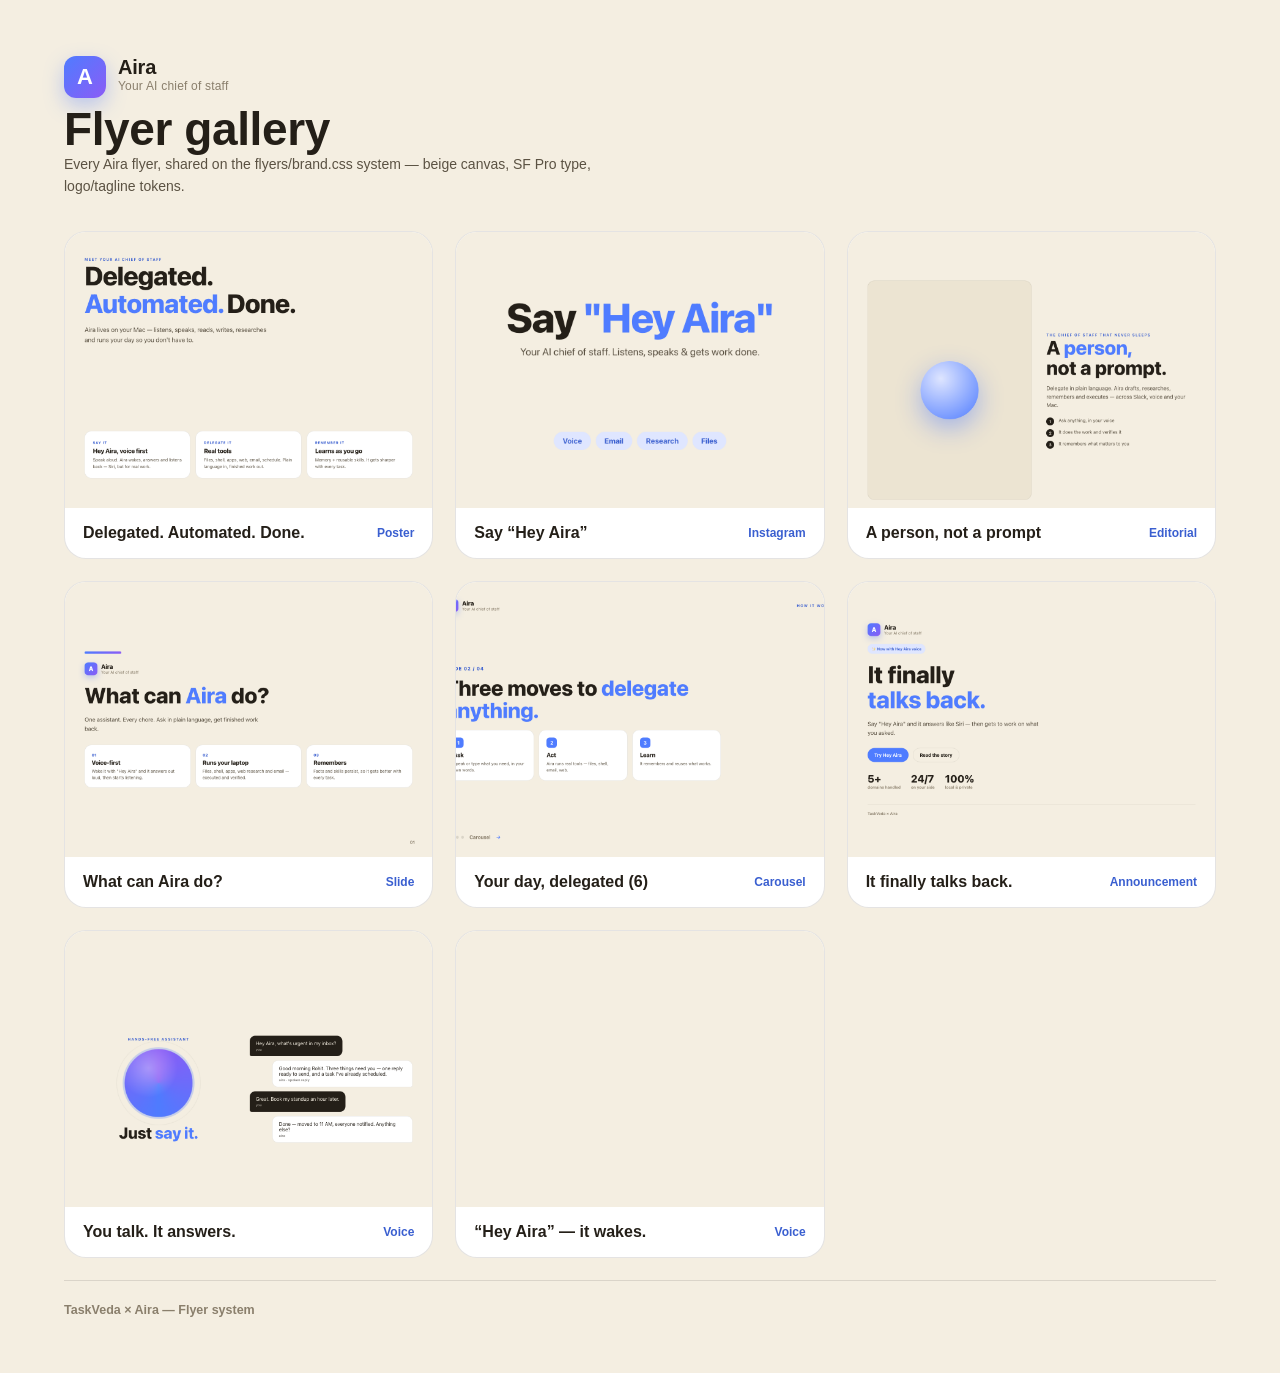
<file: flyers/index.html>
<!doctype html>
<html lang="en">
<head>
<meta charset="utf-8">
<meta name="viewport" content="width=device-width,initial-scale=1">
<title>Aira — Flyer gallery</title>
<link rel="stylesheet" href="brand.css">
<style>
  .gallery { min-height:100vh; }
  .gallery h1 { font-size:46px; margin-top:8px; }
  .grid { margin-top:34px; display:grid; grid-template-columns:repeat(auto-fill,minmax(300px,1fr)); gap:22px; }
  .card { overflow:hidden; border-radius:var(--radius); background:var(--card); border:1px solid var(--line); text-decoration:none; color:inherit; transition:transform .18s, box-shadow .18s; display:flex; flex-direction:column; }
  .card:hover { transform:translateY(-4px); box-shadow:0 24px 50px rgba(36,31,24,.14); }
  .thumb { aspect-ratio:4/3; background:var(--bg-alt); position:relative; overflow:hidden; }
  .thumb img { width:100%; height:100%; object-fit:cover; }
  .thumb .no-png { position:absolute; inset:0; display:flex; align-items:center; justify-content:center; color:var(--ink-faint); font-size:13px; font-weight:600; }
  .meta { padding:16px 18px; display:flex; align-items:center; justify-content:space-between; gap:10px; }
  .meta .t { font-weight:800; font-size:16px; }
  .meta .f { font-size:12px; font-weight:700; color:var(--brand-deep); }
  .tagline { font-size:14px; color:var(--ink-soft); }
  .head-note { display:flex; align-items:flex-start; gap:16px; }
</style>
</head>
<body>
<div class="flyer gallery">
  <div class="head-note">
    <div class="logo" style="align-items:flex-start">
      <span class="logo-mark">A</span>
      <div><div class="logo-word">Aira</div><div class="logo-tag">Your AI chief of staff</div></div>
    </div>
  </div>
  <h1>Flyer gallery</h1>
  <p class="sub tagline" style="max-width:560px">Every Aira flyer, shared on the <code style="font-family:var(--font)">flyers/brand.css</code> system — beige canvas, SF Pro type, logo/tagline tokens.</p>

  <div class="grid" id="grid"></div>
  <footer class="foot"><span>TaskVeda × Aira — Flyer system</span></footer>
</div>

<script>
const flyers = [
  { file:"poster.html",     kind:"Poster",     title:"Delegated. Automated. Done." , png:"png/poster.png" },
  { file:"ig.html",         kind:"Instagram",  title:"Say “Hey Aira”"             , png:"png/ig.png" },
  { file:"ed.html",         kind:"Editorial",  title:"A person, not a prompt"      , png:"png/ed.png" },
  { file:"slide.html",      kind:"Slide",      title:"What can Aira do?"           , png:"png/slide.png" },
  { file:"carousel.html",   kind:"Carousel",   title:"Your day, delegated (6)"     , png:"png/carousel.png" },
  { file:"ag.html",         kind:"Announcement",title:"It finally talks back."     , png:"png/ag.png" },
  { file:"voice-1.html",    kind:"Voice",      title:"You talk. It answers."       , png:"png/voice-1.png" },
  { file:"voice-2.html",    kind:"Voice",      title:"“Hey Aira” — it wakes."      , png:"png/voice-2.png" },
];
const grid = document.getElementById("grid");
for (const f of flyers) {
  const c = document.createElement("a");
  c.className = "card"; c.href = f.file; c.target = "_blank";
  c.innerHTML = `
    <div class="thumb">${f.png?'<img loading="lazy" src="'+f.png+'" alt="'+f.title+'">':'<span class="no-png">no export yet</span>'}</div>
    <div class="meta"><span class="t">${f.title}</span><span class="f">${f.kind}</span></div>`;
  grid.appendChild(c);
}
</script>
</body>
</html>
</file>
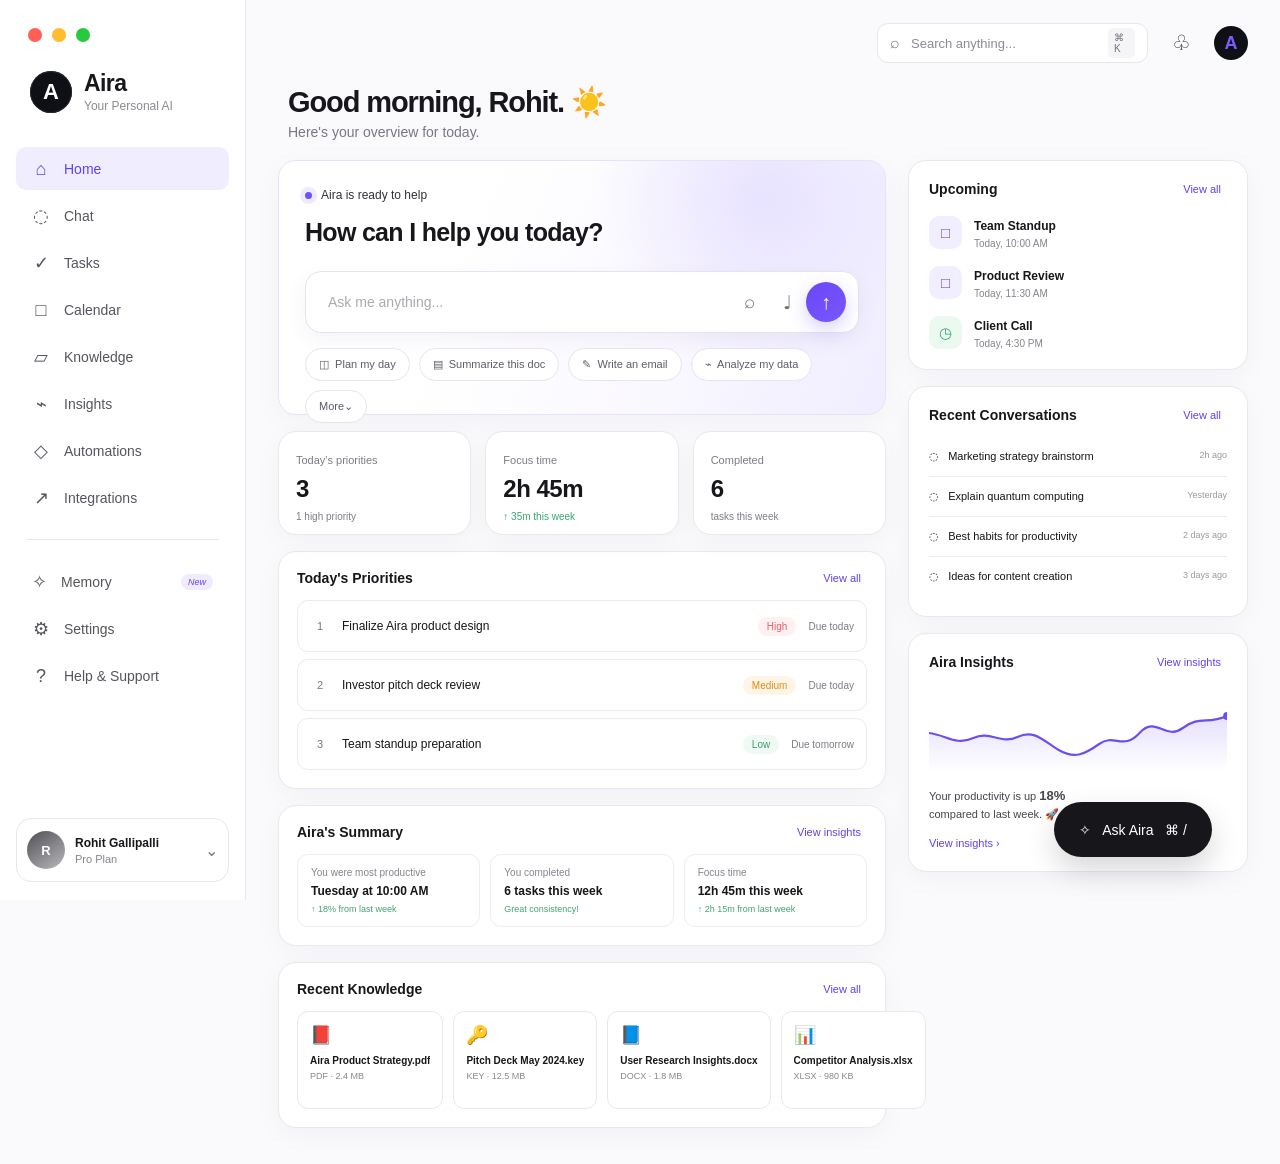
<file: aira_exact_replica.html>
<!DOCTYPE html>
<html lang="en">
<head>
<meta charset="UTF-8">
<meta name="viewport" content="width=device-width,initial-scale=1.0">
<title>Aira — Personal AI</title>
<style>
*{box-sizing:border-box}
:root{
  --purple:#6446f5;--purple2:#7657ff;--ink:#17171b;--muted:#777783;
  --line:#e9e9ee;--panel:#fff;--bg:#fafafd;--soft:#f3f0ff;
}
body{margin:0;background:var(--bg);color:var(--ink);font-family:-apple-system,BlinkMacSystemFont,"SF Pro Display","SF Pro Text",Inter,Arial,sans-serif;-webkit-font-smoothing:antialiased}
button,input{font:inherit}
button{cursor:pointer}
.app{min-height:100vh;display:flex}
.sidebar{
  position:fixed;left:0;top:0;bottom:0;width:246px;background:rgba(255,255,255,.96);
  border-right:1px solid #e7e7eb;padding:28px 16px 18px;z-index:5
}
.window-dots{display:flex;gap:10px;margin:0 0 28px 12px}
.window-dots i{width:14px;height:14px;border-radius:50%;display:block}
.red{background:#ff5f57}.yellow{background:#febc2e}.green{background:#28c840}
.brand{display:flex;align-items:center;gap:12px;margin:0 14px 34px}
.brand-logo{width:42px;height:42px;border-radius:50%;background:#0f1015;color:white;display:grid;place-items:center;font-size:22px;font-weight:700;box-shadow:inset 0 0 0 1px #292a30}
.brand-name{font-size:23px;font-weight:700;letter-spacing:-.6px}.brand-sub{font-size:12px;color:#8a8a94;margin-top:2px}
.nav{display:grid;gap:4px}
.nav button{
  height:43px;width:100%;border:0;background:transparent;border-radius:10px;text-align:left;
  display:flex;align-items:center;gap:14px;padding:0 16px;color:#555560;font-size:14px
}
.nav button:hover{background:#f7f6fa}.nav button.active{background:#f0edff;color:#6042ed}
.nav-icon{width:18px;text-align:center;font-size:18px;line-height:1}
.sep{height:1px;background:#e9e9ed;margin:20px 10px}
.memory{display:flex;align-items:center;justify-content:space-between;width:100%}
.new{font-size:9px;background:#f0ebff;color:#6546ef;border-radius:9px;padding:3px 7px}
.profile{
  position:absolute;left:16px;right:16px;bottom:18px;height:64px;border:1px solid #e6e6eb;
  border-radius:15px;background:white;display:flex;align-items:center;padding:10px;gap:10px
}
.avatar{width:38px;height:38px;border-radius:50%;display:grid;place-items:center;background:linear-gradient(145deg,#4e4e54,#b9b9bd);color:white;font-size:13px;font-weight:700}
.profile-name{font-size:12px;font-weight:600}.profile-plan{font-size:11px;color:#85858d;margin-top:3px}.chev{margin-left:auto;color:#777}
.main{margin-left:246px;width:calc(100% - 246px);padding:18px 32px 36px}
.topbar{height:50px;display:flex;align-items:center;justify-content:flex-end;gap:18px}
.search{width:271px;height:40px;border:1px solid #e6e6eb;border-radius:11px;background:white;display:flex;align-items:center;gap:9px;padding:0 12px;color:#777}
.search input{border:0;outline:0;width:100%;font-size:13px;color:#333}.search input::placeholder{color:#8b8b94}
.shortcut{font-size:10px;background:#f5f5f7;padding:4px 6px;border-radius:5px;color:#707079}
.top-icon{border:0;background:transparent;width:30px;height:30px;color:#333;font-size:21px}
.user-orb{width:34px;height:34px;border-radius:50%;background:#0f1015;color:#7d5cff;display:grid;place-items:center;font-weight:700;font-size:18px}
.content{max-width:1250px;margin:17px auto 0}
.greeting{margin:0 0 20px 10px}.greeting h1{font-size:29px;letter-spacing:-1.1px;margin:0 0 5px;font-weight:700}.greeting p{margin:0;color:#777783;font-size:14px}
.grid{display:grid;grid-template-columns:minmax(0,1fr) 340px;gap:22px}
.card{background:#fff;border:1px solid #e8e8ed;border-radius:18px;box-shadow:0 7px 28px rgba(30,25,60,.035)}
.hero{
  height:255px;padding:27px 26px;background:
  radial-gradient(circle at 80% 15%,rgba(225,218,255,.7),transparent 32%),
  linear-gradient(110deg,#fff 30%,#faf8ff 65%,#f0edff 100%);
  border-color:#e7e2fb
}
.ready{display:flex;align-items:center;gap:9px;color:#31313a;font-size:12px;margin-bottom:16px}.ready-dot{width:7px;height:7px;background:#7052f6;border-radius:50%;box-shadow:0 0 0 5px #eeeaff}
.hero h2{font-size:25px;letter-spacing:-.7px;margin:0 0 24px}
.prompt{height:62px;border:1px solid #e6e3ec;background:#fff;border-radius:16px;display:flex;align-items:center;padding:0 12px 0 20px;box-shadow:0 8px 22px rgba(75,57,135,.055)}
.prompt input{border:0;outline:0;flex:1;font-size:14px;color:#333}.prompt input::placeholder{color:#aaaab2}
.attach,.mic{border:0;background:transparent;color:#70707a;font-size:19px;width:38px;height:38px;border-radius:9px}.attach:hover,.mic:hover{background:#f4f3f7}
.send{width:40px;height:40px;border:0;border-radius:50%;color:#fff;background:linear-gradient(145deg,#6948f6,#7857ff);font-size:20px;box-shadow:0 7px 18px rgba(102,70,245,.25)}
.quick{display:flex;gap:9px;margin-top:15px;flex-wrap:wrap}.quick button{height:33px;border:1px solid #e7e4ed;background:white;border-radius:999px;padding:0 13px;font-size:11px;color:#5e5b67}.quick button:hover{border-color:#cfc4ff;color:#6142eb}
.stats{display:grid;grid-template-columns:repeat(3,1fr);gap:14px;margin-top:16px}.stat{height:104px;padding:18px 17px}.stat small{color:#7c7c86;font-size:11px}.stat strong{font-size:24px;display:block;margin:7px 0 3px;letter-spacing:-.5px}.stat span{font-size:10px;color:#7e7e87}.up{color:#36a66e!important}
.section{padding:18px;margin-top:16px}.section-head{display:flex;justify-content:space-between;align-items:center;margin-bottom:14px}.section-head h3{font-size:14px;margin:0}.view{border:0;background:transparent;color:#6142ee;font-size:11px}
.tasks{display:grid;gap:7px}.task{height:52px;border:1px solid #ececf0;border-radius:11px;padding:0 12px;display:flex;align-items:center;gap:12px}.num{width:20px;text-align:center;font-size:11px;color:#777}.task-title{font-size:12px;flex:1}.task small{font-size:10px;color:#7c7c86}.pill{font-size:10px;padding:4px 9px;border-radius:999px}.high{background:#fff0f1;color:#e16069}.medium{background:#fff5e7;color:#dd8d17}.low{background:#effaf4;color:#39a06b}
.summary-grid{display:grid;grid-template-columns:repeat(3,1fr);gap:10px}.summary{min-height:67px;border:1px solid #eeeeF1;border-radius:11px;padding:12px 13px}.summary-label{font-size:10px;color:#85858e}.summary-value{font-size:12px;font-weight:600;margin:6px 0}.summary-note{font-size:9px;color:#43a36e}
.files{display:grid;grid-template-columns:repeat(4,1fr);gap:10px}.file{height:98px;border:1px solid #e9e9ed;border-radius:11px;padding:12px;background:#fff}.file-icon{font-size:18px;margin-bottom:9px}.file b{display:block;font-size:10px;white-space:nowrap;overflow:hidden;text-overflow:ellipsis}.file small{font-size:9px;color:#888;margin-top:5px;display:block}
.right{display:grid;gap:16px;align-content:start}.side{padding:20px}.upcoming{display:grid;gap:17px;margin-top:19px}.event{display:flex;gap:12px}.event-icon{width:33px;height:33px;border-radius:10px;background:#f1efff;color:#6446f5;display:grid;place-items:center;font-size:15px}.event-icon.green{background:#ecf9f1;color:#35a96f}.event b{font-size:12px}.event small{display:block;color:#85858e;font-size:10px;margin-top:4px}
.conversations{margin-top:5px}.conversation{display:flex;justify-content:space-between;gap:10px;padding:13px 0;border-bottom:1px solid #ededf0}.conversation:last-child{border:0}.conversation span{font-size:11px}.conversation small{font-size:9px;color:#999;white-space:nowrap}
.insight-box{margin-top:15px;border-radius:12px;padding:13px 0 0}.chart{height:66px;width:100%;margin-top:8px}.chart svg{width:100%;height:100%}.insight-text{font-size:11px;line-height:1.55;color:#45454d;margin-top:10px}.insight-text b{font-size:13px}
.floating{position:fixed;right:68px;bottom:43px;height:55px;border:0;border-radius:30px;background:#17171b;color:#fff;padding:0 25px;font-size:14px;box-shadow:0 13px 30px rgba(0,0,0,.16)}
.floating:hover{transform:translateY(-2px)}
.toast{position:fixed;left:50%;bottom:25px;transform:translate(-50%,20px);background:#17171b;color:white;border-radius:12px;padding:12px 18px;font-size:12px;opacity:0;pointer-events:none;transition:.25s;z-index:20}.toast.show{opacity:1;transform:translate(-50%,0)}
@media(max-width:1050px){.sidebar{width:82px}.brand{justify-content:center;margin-left:0;margin-right:0}.brand>div:not(.brand-logo),.nav button span:not(.nav-icon),.new,.profile-name,.profile-plan,.chev{display:none}.nav button{justify-content:center;padding:0}.main{margin-left:82px;width:calc(100% - 82px)}.grid{grid-template-columns:1fr}.right{grid-template-columns:1fr 1fr}.floating{right:24px}}
@media(max-width:700px){.sidebar{display:none}.main{margin:0;width:100%;padding:14px}.content{margin-top:8px}.search{width:200px}.grid,.stats,.summary-grid,.files,.right{grid-template-columns:1fr}.hero{height:auto}.greeting h1{font-size:24px}.floating{bottom:18px;right:18px}.topbar{gap:5px}}
</style>
</head>
<body>
<div class="app">
<aside class="sidebar">
  <div class="window-dots"><i class="red"></i><i class="yellow"></i><i class="green"></i></div>
  <div class="brand"><div class="brand-logo">A</div><div><div class="brand-name">Aira</div><div class="brand-sub">Your Personal AI</div></div></div>

  <nav class="nav">
    <button class="active"><span class="nav-icon">⌂</span><span>Home</span></button>
    <button><span class="nav-icon">◌</span><span>Chat</span></button>
    <button><span class="nav-icon">✓</span><span>Tasks</span></button>
    <button><span class="nav-icon">□</span><span>Calendar</span></button>
    <button><span class="nav-icon">▱</span><span>Knowledge</span></button>
    <button><span class="nav-icon">⌁</span><span>Insights</span></button>
    <button><span class="nav-icon">◇</span><span>Automations</span></button>
    <button><span class="nav-icon">↗</span><span>Integrations</span></button>
  </nav>
  <div class="sep"></div>
  <nav class="nav">
    <button><span class="nav-icon">✧</span><span class="memory">Memory <em class="new">New</em></span></button>
    <button><span class="nav-icon">⚙</span><span>Settings</span></button>
    <button><span class="nav-icon">?</span><span>Help & Support</span></button>
  </nav>
  <div class="profile"><div class="avatar">R</div><div><div class="profile-name">Rohit Gallipalli</div><div class="profile-plan">Pro Plan</div></div><span class="chev">⌄</span></div>
</aside>

<main class="main">
  <header class="topbar">
    <label class="search">⌕<input id="search" placeholder="Search anything..."><span class="shortcut">⌘ K</span></label>
    <button class="top-icon" onclick="toast('No new notifications')">♧</button>
    <div class="user-orb">A</div>
  </header>

  <div class="content">
    <div class="greeting"><h1>Good morning, Rohit. ☀️</h1><p>Here's your overview for today.</p></div>

    <div class="grid">
      <section>
        <div class="card hero">
          <div class="ready"><span class="ready-dot"></span>Aira is ready to help</div>
          <h2>How can I help you today?</h2>
          <div class="prompt">
            <input id="prompt" placeholder="Ask me anything...">
            <button class="attach" onclick="toast('Attachment picker opened')">⌕</button>
            <button class="mic" onclick="toast('Voice input ready')">♩</button>
            <button class="send" onclick="ask()">↑</button>
          </div>
          <div class="quick">
            <button onclick="fill('Plan my day')">◫ &nbsp;Plan my day</button>
            <button onclick="fill('Summarize this document')">▤ &nbsp;Summarize this doc</button>
            <button onclick="fill('Write an email')">✎ &nbsp;Write an email</button>
            <button onclick="fill('Analyze my data')">⌁ &nbsp;Analyze my data</button>
            <button onclick="fill('Show me more')">More⌄</button>
          </div>
        </div>

        <div class="stats">
          <div class="card stat"><small>Today's priorities</small><strong>3</strong><span>1 high priority</span></div>
          <div class="card stat"><small>Focus time</small><strong>2h 45m</strong><span class="up">↑ 35m this week</span></div>
          <div class="card stat"><small>Completed</small><strong>6</strong><span>tasks this week</span></div>
        </div>

        <div class="card section">
          <div class="section-head"><h3>Today's Priorities</h3><button class="view">View all</button></div>
          <div class="tasks">
            <div class="task"><span class="num">1</span><span class="task-title">Finalize Aira product design</span><span class="pill high">High</span><small>Due today</small></div>
            <div class="task"><span class="num">2</span><span class="task-title">Investor pitch deck review</span><span class="pill medium">Medium</span><small>Due today</small></div>
            <div class="task"><span class="num">3</span><span class="task-title">Team standup preparation</span><span class="pill low">Low</span><small>Due tomorrow</small></div>
          </div>
        </div>

        <div class="card section">
          <div class="section-head"><h3>Aira's Summary</h3><button class="view">View insights</button></div>
          <div class="summary-grid">
            <div class="summary"><div class="summary-label">You were most productive</div><div class="summary-value">Tuesday at 10:00 AM</div><div class="summary-note">↑ 18% from last week</div></div>
            <div class="summary"><div class="summary-label">You completed</div><div class="summary-value">6 tasks this week</div><div class="summary-note">Great consistency!</div></div>
            <div class="summary"><div class="summary-label">Focus time</div><div class="summary-value">12h 45m this week</div><div class="summary-note">↑ 2h 15m from last week</div></div>
          </div>
        </div>

        <div class="card section">
          <div class="section-head"><h3>Recent Knowledge</h3><button class="view">View all</button></div>
          <div class="files">
            <div class="file"><div class="file-icon">📕</div><b>Aira Product Strategy.pdf</b><small>PDF · 2.4 MB</small></div>
            <div class="file"><div class="file-icon">🔑</div><b>Pitch Deck May 2024.key</b><small>KEY · 12.5 MB</small></div>
            <div class="file"><div class="file-icon">📘</div><b>User Research Insights.docx</b><small>DOCX · 1.8 MB</small></div>
            <div class="file"><div class="file-icon">📊</div><b>Competitor Analysis.xlsx</b><small>XLSX · 980 KB</small></div>
          </div>
        </div>
      </section>

      <aside class="right">
        <div class="card side">
          <div class="section-head"><h3>Upcoming</h3><button class="view">View all</button></div>
          <div class="upcoming">
            <div class="event"><div class="event-icon">□</div><div><b>Team Standup</b><small>Today, 10:00 AM</small></div></div>
            <div class="event"><div class="event-icon">□</div><div><b>Product Review</b><small>Today, 11:30 AM</small></div></div>
            <div class="event"><div class="event-icon green">◷</div><div><b>Client Call</b><small>Today, 4:30 PM</small></div></div>
          </div>
        </div>

        <div class="card side">
          <div class="section-head"><h3>Recent Conversations</h3><button class="view">View all</button></div>
          <div class="conversations">
            <div class="conversation"><span>◌ &nbsp; Marketing strategy brainstorm</span><small>2h ago</small></div>
            <div class="conversation"><span>◌ &nbsp; Explain quantum computing</span><small>Yesterday</small></div>
            <div class="conversation"><span>◌ &nbsp; Best habits for productivity</span><small>2 days ago</small></div>
            <div class="conversation"><span>◌ &nbsp; Ideas for content creation</span><small>3 days ago</small></div>
          </div>
        </div>

        <div class="card side">
          <div class="section-head"><h3>Aira Insights</h3><button class="view">View insights</button></div>
          <div class="insight-box">
            <svg class="chart" viewBox="0 0 310 66" preserveAspectRatio="none">
              <defs><linearGradient id="fill" x1="0" x2="0" y1="0" y2="1"><stop offset="0" stop-color="#7356f5" stop-opacity=".18"/><stop offset="1" stop-color="#7356f5" stop-opacity="0"/></linearGradient></defs>
              <path d="M0 27 C18 29 28 40 46 32 S74 39 92 31 S119 35 135 44 S161 49 177 38 S202 45 219 27 S246 35 264 22 S289 19 310 10 L310 66 L0 66Z" fill="url(#fill)"/>
              <path d="M0 27 C18 29 28 40 46 32 S74 39 92 31 S119 35 135 44 S161 49 177 38 S202 45 219 27 S246 35 264 22 S289 19 310 10" fill="none" stroke="#6d4cf2" stroke-width="2.2"/>
              <circle cx="310" cy="10" r="4" fill="#6d4cf2"/>
            </svg>
            <div class="insight-text">Your productivity is up <b>18%</b><br>compared to last week. 🚀</div>
            <button class="view" style="padding:14px 0 0">View insights ›</button>
          </div>
        </div>
      </aside>
    </div>
  </div>
</main>
</div>

<button class="floating" onclick="document.getElementById('prompt').focus()">✧ &nbsp; Ask Aira &nbsp; ⌘ /</button>
<div class="toast" id="toast"></div>

<script>
const promptEl=document.getElementById('prompt');
function fill(t){promptEl.value=t;promptEl.focus()}
function ask(){const v=promptEl.value.trim();if(!v){promptEl.focus();return}toast('Aira is preparing a response…')}
function toast(msg){const el=document.getElementById('toast');el.textContent=msg;el.classList.add('show');clearTimeout(window.t);window.t=setTimeout(()=>el.classList.remove('show'),2200)}
promptEl.addEventListener('keydown',e=>{if(e.key==='Enter')ask()});
document.addEventListener('keydown',e=>{if((e.metaKey||e.ctrlKey)&&e.key.toLowerCase()==='k'){e.preventDefault();document.getElementById('search').focus()}});
</script>
</body>
</html>
</file>
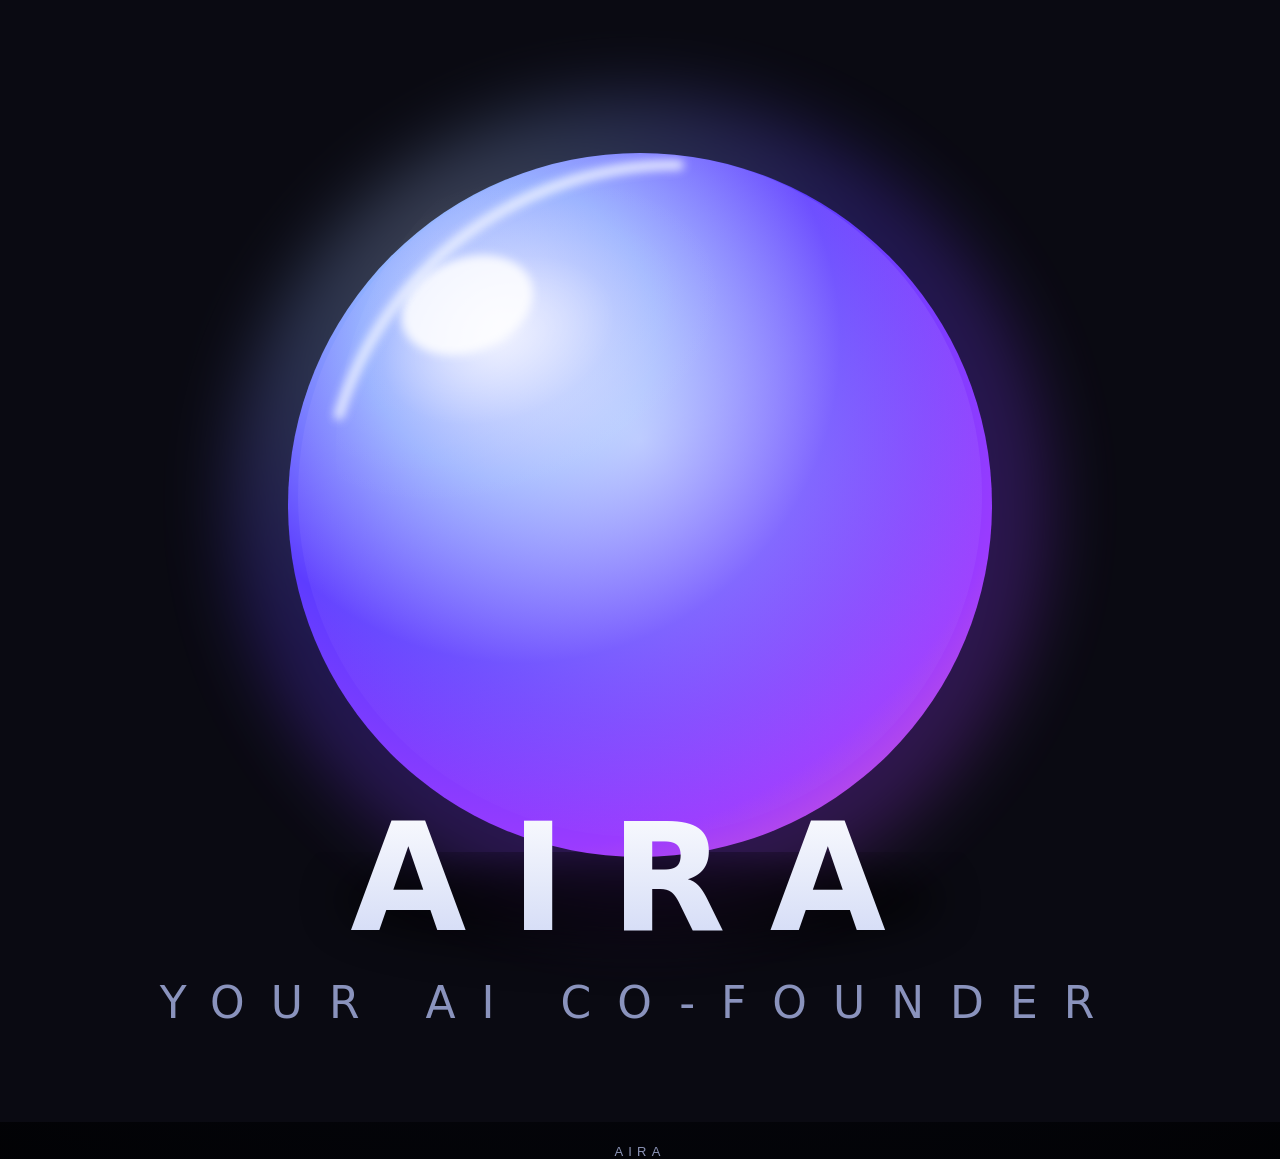
<file: assets/aira-logo-preview.html>
<!doctype html>
<html lang="en">
<head>
<meta charset="utf-8">
<meta name="viewport" content="width=device-width, initial-scale=1">
<title>Aira — logo preview</title>
<style>
  body { margin:0; min-height:100vh; display:flex; align-items:center; justify-content:center;
         background: radial-gradient(120% 120% at 50% 10%, #0b1020 0%, #05060d 60%, #000 100%);
         font-family: -apple-system, "Segoe UI", Roboto, sans-serif; }
  .wrap { text-align:center; }
  svg { width: min(72vmin, 420px); height:auto; display:block; margin:0 auto;
        filter: drop-shadow(0 18px 60px rgba(120, 60, 255, .35)); }
  .hint { margin-top:18px; color:#8b93b5; font-size:13px; letter-spacing:.4em; text-transform:uppercase; }
</style>
</head>
<body>
  <div class="wrap">
    <img src="aira-logo.svg" alt="Aira logo">
    <div class="hint">Aira</div>
  </div>
</body>
</html>
</file>
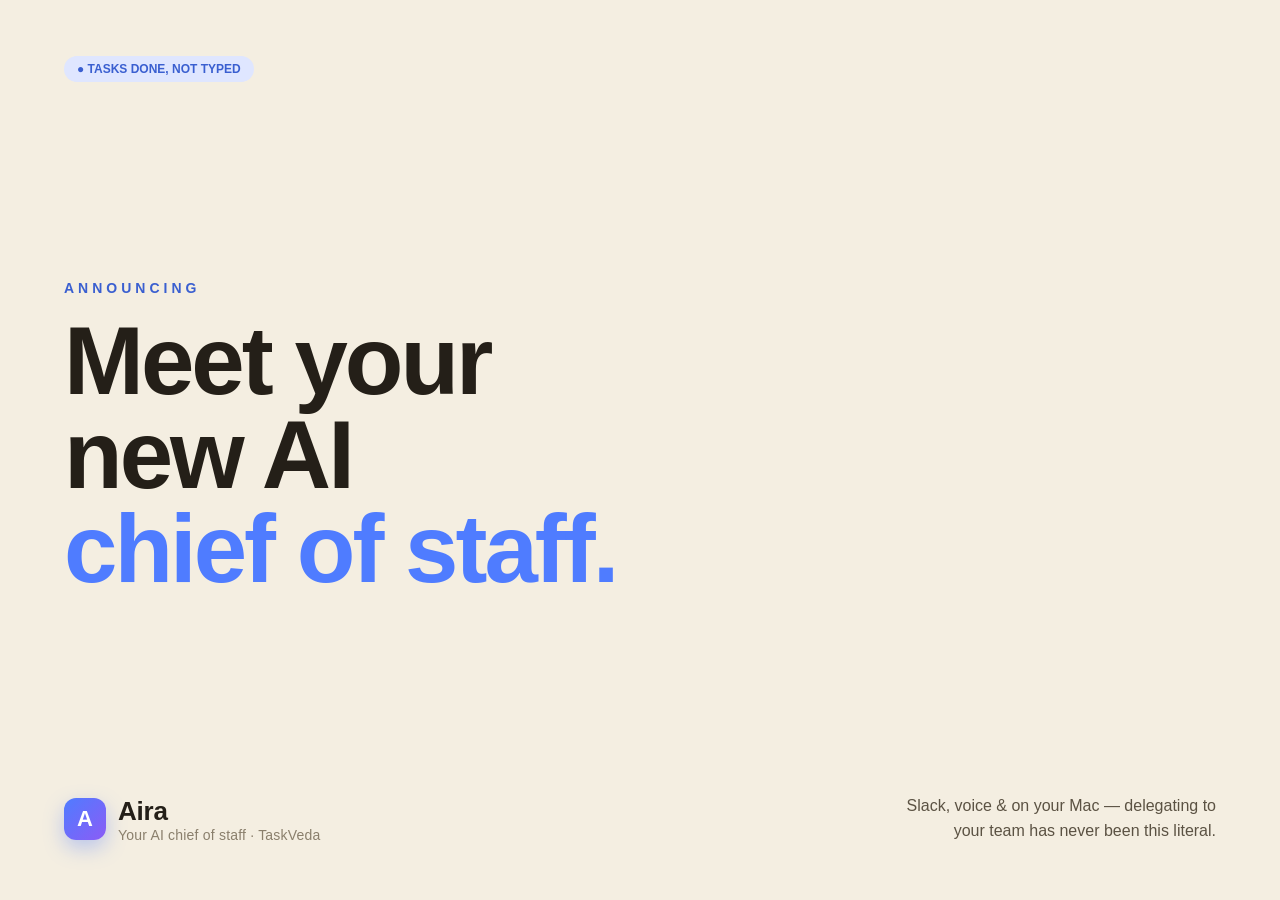
<file: flyers/ag.html>
<!doctype html>
<html lang="en">
<head>
<meta charset="utf-8">
<meta name="viewport" content="width=device-width,initial-scale=1">
<title>Aira — Announcement</title>
<link rel="stylesheet" href="brand.css">
<style>
  .ag { display:flex; flex-direction:column; justify-content:space-between; min-height:calc(100vh - 112px); }
  .ag-pill { align-self:flex-start; }
  .ag-main { flex:1; display:flex; flex-direction:column; justify-content:center; }
  .ag-main .eyebrow { letter-spacing:4px; font-weight:800; color:var(--brand-deep); text-transform:uppercase; font-size:14px; }
  .ag-main h1 { font-size:96px; letter-spacing:-3px; margin-top:18px; line-height:.98; }
  .ag-main h1 em { font-style:normal; color:var(--brand); white-space:nowrap; }
  .ag-foot { display:flex; align-items:center; justify-content:space-between; gap:22px; }
</style>
</head>
<body>
<div class="flyer">
  <div class="ag">
    <header class="ag-pill">
      <div class="chip">● TASKS DONE, NOT TYPED</div>
    </header>
    <div class="ag-main">
      <div class="eyebrow">Announcing</div>
      <h1>Meet your<br>new AI<br><em>chief of staff.</em></h1>
    </div>
    <div class="ag-foot">
      <div class="logo">
        <span class="logo-mark">A</span>
        <div>
          <div class="logo-word" style="font-size:26px">Aira</div>
          <div class="logo-tag" style="font-size:14px">Your AI chief of staff · TaskVeda</div>
        </div>
      </div>
      <span class="sub" style="max-width:340px;text-align:right">Slack, voice &amp; on your Mac — delegating to your team has never been this literal.</span>
    </div>
  </div>
</div>
</body>
</html>
</file>
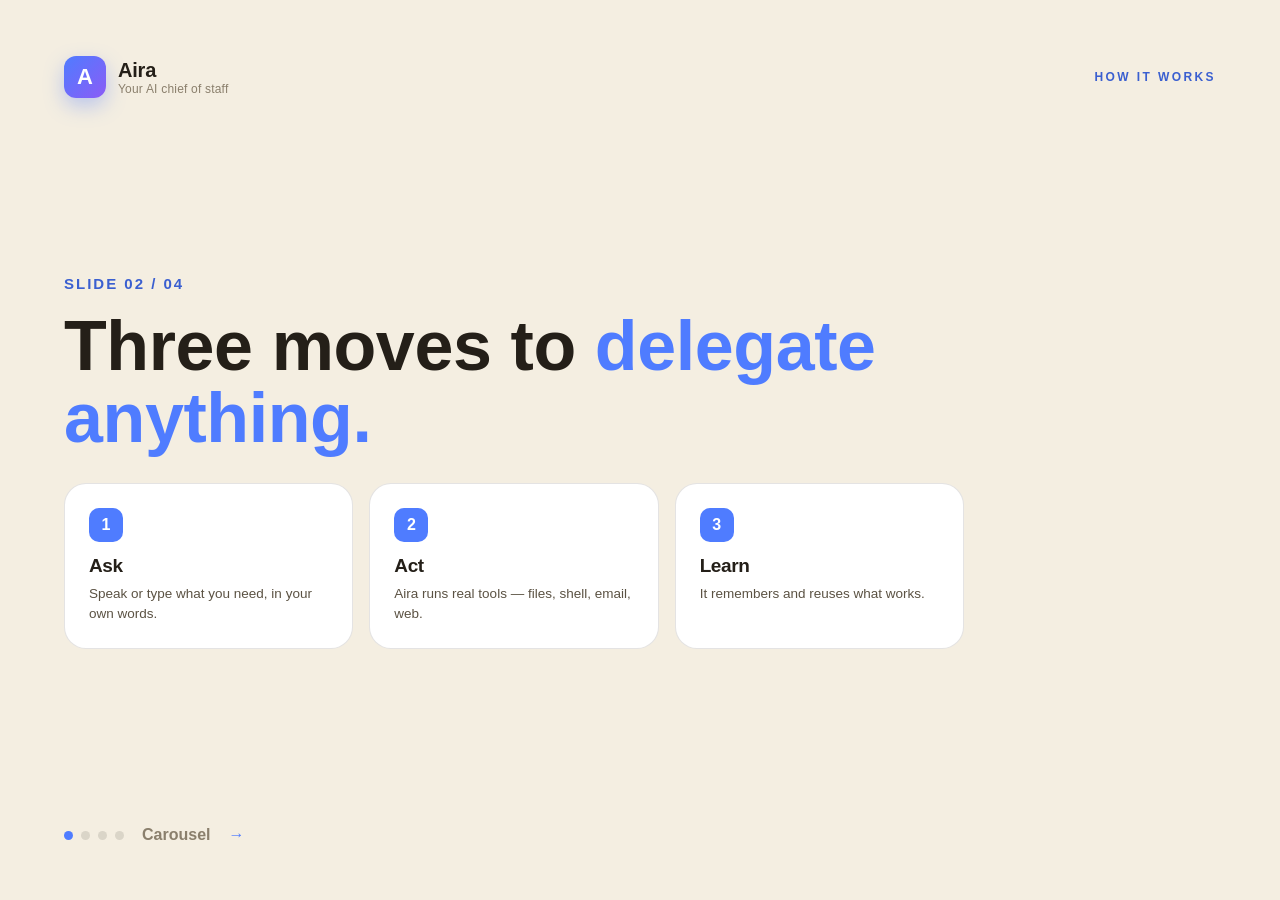
<file: flyers/carousel.html>
<!doctype html>
<html lang="en">
<head>
<meta charset="utf-8">
<meta name="viewport" content="width=device-width,initial-scale=1">
<title>Aira — Carousel</title>
<link rel="stylesheet" href="brand.css">
<style>
  .car { display:flex; flex-direction:column; justify-content:space-between; min-height:calc(100vh - 112px); }
  .car-head { display:flex; align-items:center; justify-content:space-between; }
  .car-main { flex:1; display:flex; flex-direction:column; justify-content:center; gap:18px; max-width:900px; }
  .car-main h1 { font-size:70px; }
  .car-main h1 em { font-style:normal; color:var(--brand); }
  .car-main .idx { font-size:15px; font-weight:800; color:var(--brand-deep); letter-spacing:2px; }
  .steps { display:flex; gap:16px; margin-top:10px; }
  .step { flex:1; background:var(--card); border:1px solid var(--line); border-radius:var(--radius); padding:24px; }
  .step .n { width:34px; height:34px; border-radius:10px; background:var(--brand); color:#fff; display:inline-flex; align-items:center; justify-content:center; font-weight:800; }
  .step h3 { margin-top:14px; font-size:19px; }
  .step p { margin-top:8px; font-size:13.5px; color:var(--ink-soft); line-height:1.5; }
  .car-foot { display:flex; align-items:center; gap:18px; }
  .dots { display:flex; gap:8px; }
  .dots i { width:9px; height:9px; border-radius:50%; background:var(--line); }
  .dots i.on { background:var(--brand); }
</style>
</head>
<body>
<div class="flyer">
  <div class="car">
    <div class="car-head">
      <div class="logo">
        <span class="logo-mark">A</span>
        <div><div class="logo-word">Aira</div><div class="logo-tag">Your AI chief of staff</div></div>
      </div>
      <span class="kicker">How it works</span>
    </div>

    <div class="car-main">
      <span class="idx">SLIDE 02 / 04</span>
      <h1>Three moves to <em>delegate anything.</em></h1>
      <div class="steps">
        <div class="step"><span class="n">1</span><h3>Ask</h3><p>Speak or type what you need, in your own words.</p></div>
        <div class="step"><span class="n">2</span><h3>Act</h3><p>Aira runs real tools — files, shell, email, web.</p></div>
        <div class="step"><span class="n">3</span><h3>Learn</h3><p>It remembers and reuses what works.</p></div>
      </div>
    </div>

    <div class="car-foot">
      <div class="dots"><i class="on"></i><i></i><i></i><i></i></div>
      <span style="color:var(--ink-faint);font-weight:700">Carousel</span>
      <span style="font-weight:800;color:var(--brand)">→</span>
    </div>
  </div>
</div>
</body>
</html>
</file>
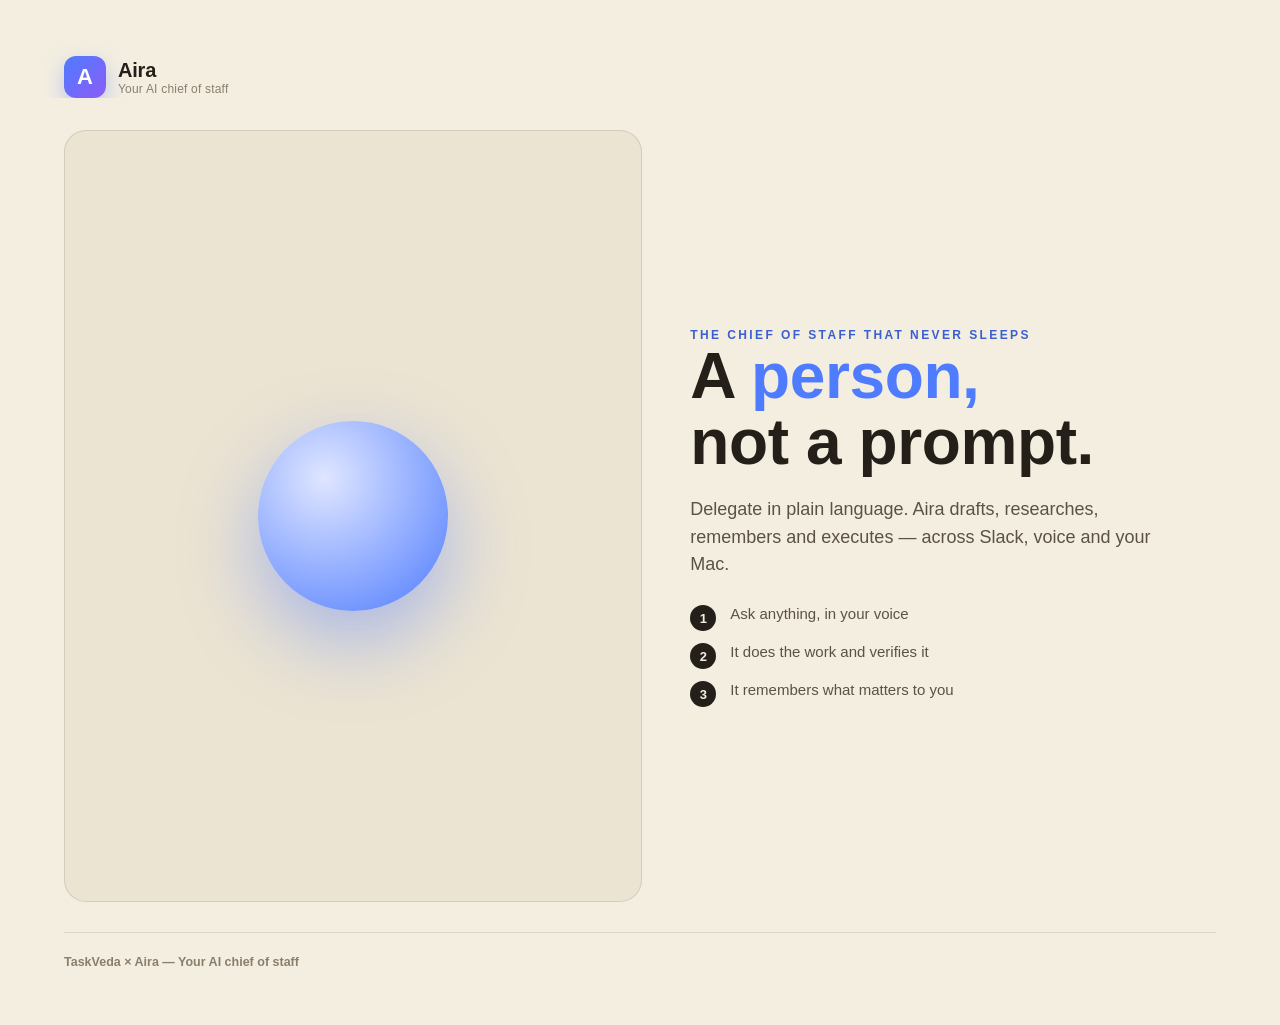
<file: flyers/ed.html>
<!doctype html>
<html lang="en">
<head>
<meta charset="utf-8">
<meta name="viewport" content="width=device-width,initial-scale=1">
<title>Aira — Editorial</title>
<link rel="stylesheet" href="brand.css">
<style>
  .ed { display:grid; grid-template-columns: 1.1fr 1fr; min-height:calc(100vh - 112px); gap:48px; align-items:center; }
  .ed-art { position:relative; aspect-ratio:3/4; background:var(--bg-alt); border-radius:var(--radius); border:1px solid var(--line); display:flex; align-items:center; justify-content:center; }
  .ed-art .orb { width:190px; height:190px; border-radius:50%; background:radial-gradient(circle at 35% 30%, var(--brand-soft), var(--brand)); box-shadow:0 30px 80px rgba(79,124,255,.45); }
  .ed-copy h1 { font-size:64px; }
  .ed-copy h1 em { font-style:normal; color:var(--brand); }
  .ed-copy p { margin-top:20px; font-size:18px; max-width:480px; }
  .rules { margin-top:26px; display:grid; gap:12px; }
  .rule { display:flex; gap:14px; align-items:flex-start; }
  .rule b { min-width:26px; height:26px; border-radius:50%; background:var(--ink); color:var(--bg); display:inline-flex; align-items:center; justify-content:center; font-size:13px; }
  .rule span { color:var(--ink-soft); font-size:15px; }
</style>
</head>
<body>
<header class="flyer" style="padding-bottom:0;min-height:0">
  <div class="logo">
    <span class="logo-mark">A</span>
    <div><div class="logo-word">Aira</div><div class="logo-tag">Your AI chief of staff</div></div>
  </div>
</header>
<div class="flyer" style="padding-top:24px">
  <div class="ed">
    <div class="ed-art"><div class="orb"></div></div>
    <div class="ed-copy">
      <span class="kicker">The chief of staff that never sleeps</span>
      <h1>A <em>person,</em> <br>not a prompt.</h1>
      <p class="sub">Delegate in plain language. Aira drafts, researches, remembers and executes — across Slack, voice and your Mac.</p>
      <div class="rules">
        <div class="rule"><b>1</b><span>Ask anything, in your voice</span></div>
        <div class="rule"><b>2</b><span>It does the work and verifies it</span></div>
        <div class="rule"><b>3</b><span>It remembers what matters to you</span></div>
      </div>
    </div>
  </div>
  <footer class="foot"><span>TaskVeda × Aira — Your AI chief of staff</span></footer>
</div>
</body>
</html>
</file>
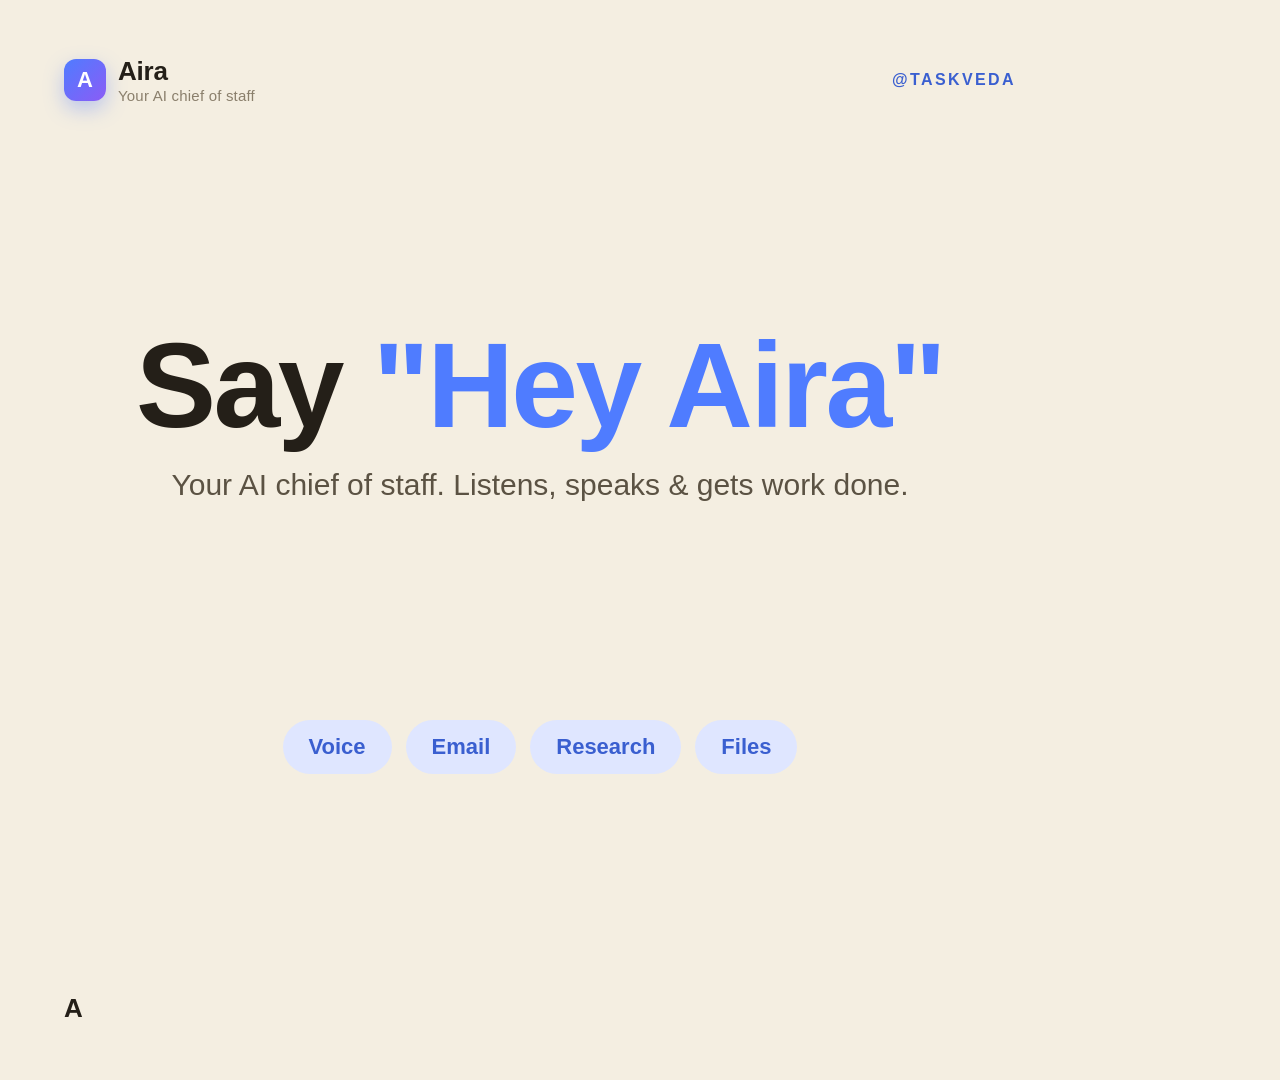
<file: flyers/ig.html>
<!doctype html>
<html lang="en">
<head>
<meta charset="utf-8">
<meta name="viewport" content="width=device-width,initial-scale=1">
<title>Aira — Instagram square</title>
<link rel="stylesheet" href="brand.css">
<style>
  .ig { width:1080px; height:1080px; min-height:0; display:flex; flex-direction:column; justify-content:space-between; }
  .ig .top { display:flex; align-items:center; justify-content:space-between; }
  .ig .big { text-align:center; }
  .ig .big h1 { font-size:120px; letter-spacing:-2.5px; }
  .ig .big h1 em { font-style:normal; color:var(--brand); }
  .ig .big p { font-size:30px; color:var(--ink-soft); margin-top:20px; }
  .ig .chips { display:flex; gap:14px; justify-content:center; flex-wrap:wrap; }
  .ig .chips .chip { font-size:22px; padding:14px 26px; }
  .foot-mini { display:flex; align-items:center; gap:12px; font-size:26px; font-weight:800; }
</style>
</head>
<body>
<div class="flyer ig">
  <div class="top">
    <div class="logo">
      <span class="logo-mark">A</span>
      <div>
        <div class="logo-word" style="font-size:26px">Aira</div>
        <div class="logo-tag" style="font-size:15px">Your AI chief of staff</div>
      </div>
    </div>
    <span class="kicker" style="font-size:16px">@taskveda</span>
  </div>

  <div class="big">
    <h1>Say <em>"Hey Aira"</em></h1>
    <p>Your AI chief of staff. Listens, speaks &amp; gets work done.</p>
  </div>

  <div class="chips">
    <span class="chip">Voice</span>
    <span class="chip">Email</span>
    <span class="chip">Research</span>
    <span class="chip">Files</span>
  </div>

  <div class="foot-mini">A</div>
</div>
</body>
</html>
</file>
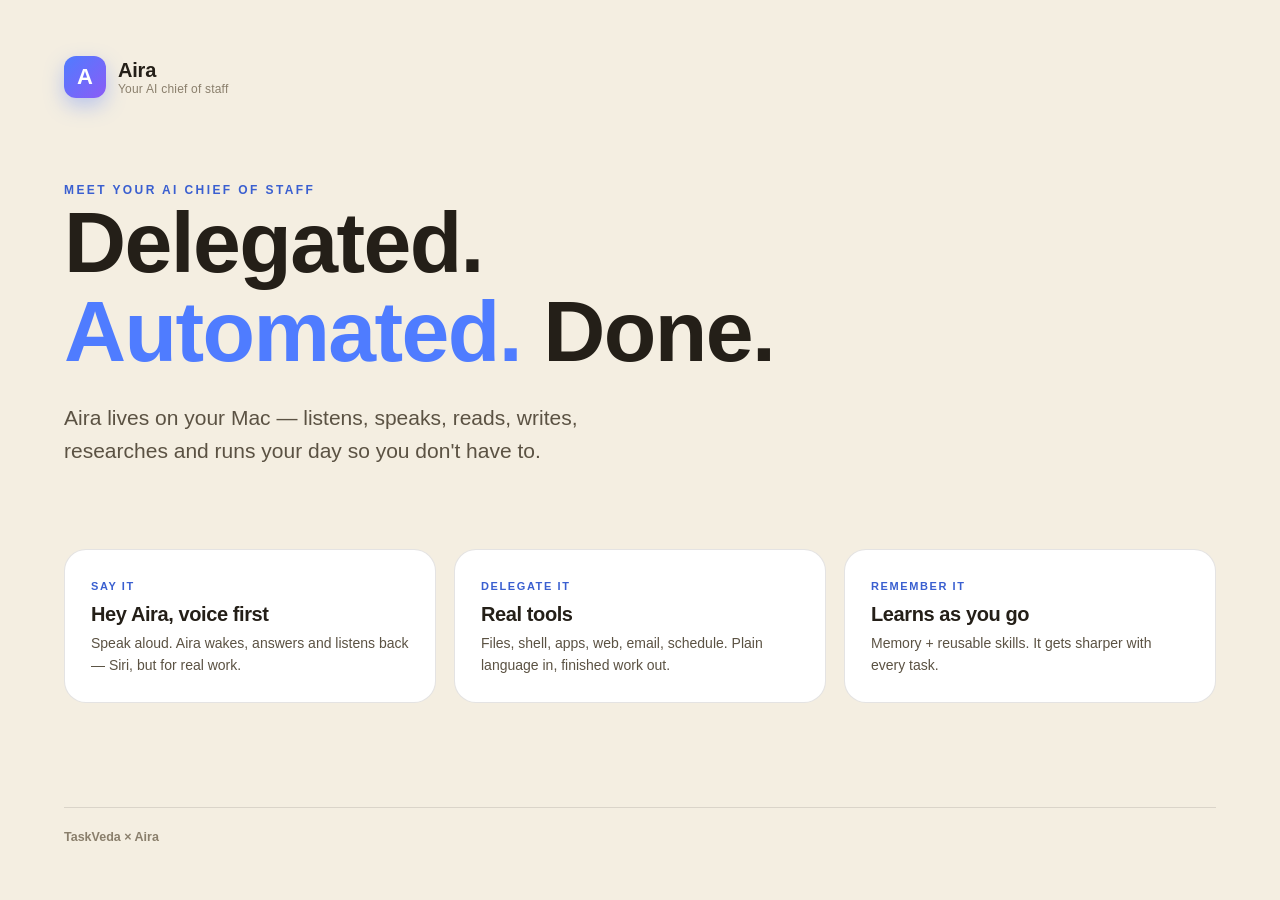
<file: flyers/poster.html>
<!doctype html>
<html lang="en">
<head>
<meta charset="utf-8">
<meta name="viewport" content="width=device-width,initial-scale=1">
<title>Aira — Poster</title>
<link rel="stylesheet" href="brand.css">
<style>
  .poster { display:flex; flex-direction:column; justify-content:space-between; gap:40px; }
  .mast { max-width: 940px; }
  .mast h1 { font-size: 86px; letter-spacing:-1.6px; }
  .mast h1 em { font-style:normal; color:var(--brand); }
  .lede { font-size: 21px; max-width: 620px; margin-top: 26px; }
  .rail { display:grid; grid-template-columns:repeat(3,1fr); gap:18px; }
  .tile { background:var(--card); border:1px solid var(--line); border-radius:var(--radius); padding:26px; }
  .tile .k { font-size:11px; font-weight:800; text-transform:uppercase; letter-spacing:1.6px; color:var(--brand-deep); }
  .tile h3 { margin-top:10px; font-size:20px; }
  .tile p { margin-top:8px; font-size:14px; color:var(--ink-soft); line-height:1.55; }
</style>
</head>
<body>
<div class="flyer poster">
  <header>
    <div class="logo">
      <span class="logo-mark">A</span>
      <div>
        <div class="logo-word">Aira</div>
        <div class="logo-tag">Your AI chief of staff</div>
      </div>
    </div>
  </header>

  <main class="mast">
    <span class="kicker">Meet your AI chief of staff</span>
    <h1>Delegated. <br><em>Automated.</em> Done.</h1>
    <p class="lede sub">Aira lives on your Mac — listens, speaks, reads, writes, researches and runs your day so you don't have to.</p>
  </main>

  <div class="rail">
    <div class="tile"><span class="k">Say it</span><h3>Hey Aira, voice first</h3><p>Speak aloud. Aira wakes, answers and listens back — Siri, but for real work.</p></div>
    <div class="tile"><span class="k">Delegate it</span><h3>Real tools</h3><p>Files, shell, apps, web, email, schedule. Plain language in, finished work out.</p></div>
    <div class="tile"><span class="k">Remember it</span><h3>Learns as you go</h3><p>Memory + reusable skills. It gets sharper with every task.</p></div>
  </div>

  <footer class="foot">
    <span>TaskVeda × Aira</span>
    <span><!-- tagline --></span>
  </footer>
</div>
</body>
</html>
</file>
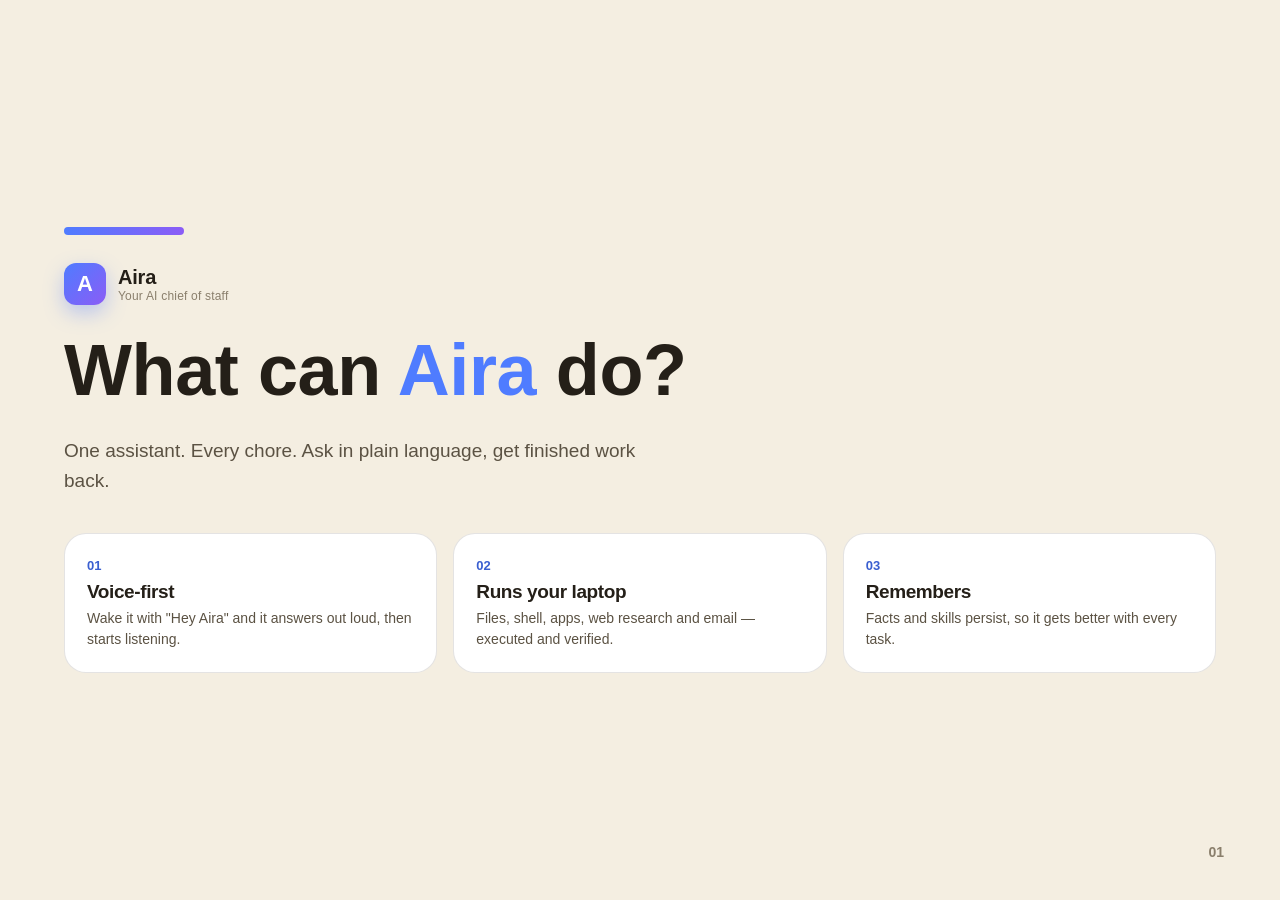
<file: flyers/slide.html>
<!doctype html>
<html lang="en">
<head>
<meta charset="utf-8">
<meta name="viewport" content="width=device-width,initial-scale=1">
<title>Aira — Slide</title>
<link rel="stylesheet" href="brand.css">
<style>
  .slide { display:flex; flex-direction:column; justify-content:center; gap:28px; min-height:calc(100vh); }
  .bar { height:8px; width:120px; border-radius:99px; background:linear-gradient(90deg,var(--brand),var(--accent)); }
  .slide h1 { font-size:72px; }
  .slide h1 em { font-style:normal; color:var(--brand); }
  .cols { display:grid; grid-template-columns:repeat(3,1fr); gap:16px; margin-top:10px; }
  .col { background:var(--card); border:1px solid var(--line); border-radius:var(--radius); padding:22px; }
  .col .n { font-size:13px; font-weight:800; color:var(--brand-deep); }
  .col h3 { margin-top:8px; font-size:19px; }
  .col p { margin-top:6px; font-size:14px; color:var(--ink-soft); line-height:1.5; }
  .pageno { position:absolute; bottom:40px; right:56px; font-size:14px; font-weight:700; color:var(--ink-faint); }
</style>
</head>
<body>
<div class="flyer slide">
  <span class="bar"></span>
  <header>
    <div class="logo">
      <span class="logo-mark">A</span>
      <div><div class="logo-word">Aira</div><div class="logo-tag">Your AI chief of staff</div></div>
    </div>
  </header>
  <h1>What can <em>Aira</em> do?</h1>
  <p class="sub" style="max-width:600px;font-size:19px">One assistant. Every chore. Ask in plain language, get finished work back.</p>
  <div class="cols">
    <div class="col"><span class="n">01</span><h3>Voice-first</h3><p>Wake it with "Hey Aira" and it answers out loud, then starts listening.</p></div>
    <div class="col"><span class="n">02</span><h3>Runs your laptop</h3><p>Files, shell, apps, web research and email — executed and verified.</p></div>
    <div class="col"><span class="n">03</span><h3>Remembers</h3><p>Facts and skills persist, so it gets better with every task.</p></div>
  </div>
  <span class="pageno">01</span>
</div>
</body>
</html>
</file>
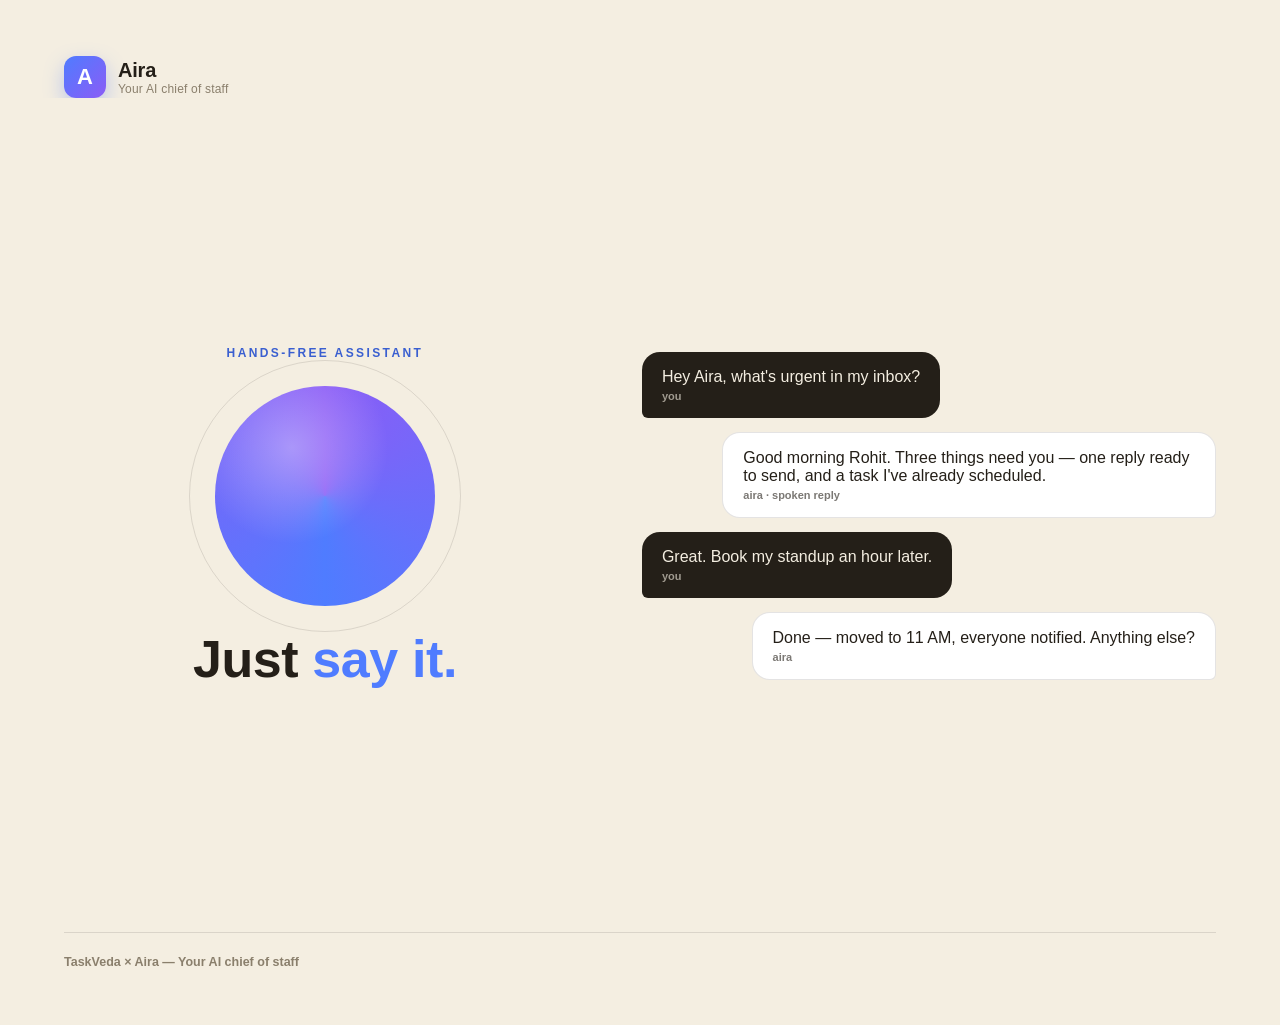
<file: flyers/voice-1.html>
<!doctype html>
<html lang="en">
<head>
<meta charset="utf-8">
<meta name="viewport" content="width=device-width,initial-scale=1">
<title>Aira — Hey Aira (voice 1)</title>
<link rel="stylesheet" href="brand.css">
<style>
  .v1 { display:grid; grid-template-columns: 1fr 1.1fr; min-height:calc(100vh - 112px); gap:56px; align-items:center; }
  .orbwrap { display:flex; flex-direction:column; align-items:center; gap:26px; }
  .orb {
    width:220px; height:220px; border-radius:50%;
    background: radial-gradient(circle at 35% 28%, #ffffff55, transparent 45%),
                conic-gradient(from 180deg, var(--brand), var(--accent), var(--brand));
    position:relative;
    animation: pulse 3.2s ease-in-out infinite;
  }
  .orb::before { content:""; position:absolute; inset:-26px; border-radius:50%; border:1px solid var(--line); animation: ring 3.2s ease-in-out infinite; }
  @keyframes pulse { 0%,100%{transform:scale(1);box-shadow:0 0 0 0 rgba(79,124,255,.35);} 50%{transform:scale(1.05);box-shadow:0 0 0 26px rgba(79,124,255,0);} }
  @keyframes ring { 0%{opacity:.9} 50%{opacity:0} 100%{opacity:.9} }
  .capt {
    display:flex; flex-direction:column; gap:14px; width:100%;
  }
  .bub { border-radius:18px; padding:16px 20px; font-size:16px; max-width:86%; }
  .bub.you { background:var(--ink); color:var(--bg); align-self:flex-start; border-bottom-left-radius:6px; }
  .bub.aira { background:var(--card); color:var(--ink); border:1px solid var(--line); align-self:flex-end; border-bottom-right-radius:6px; }
  .bub small { display:block; margin-top:4px; font-size:11px; opacity:.6; font-weight:600; }
</style>
</head>
<body>
<header class="flyer" style="padding-bottom:0;min-height:0">
  <div class="logo">
    <span class="logo-mark">A</span>
    <div><div class="logo-word">Aira</div><div class="logo-tag">Your AI chief of staff</div></div>
  </div>
</header>
<div class="flyer" style="padding-top:24px">
  <div class="v1">
    <div class="orbwrap">
      <span class="kicker">Hands-free assistant</span>
      <div class="orb"></div>
      <h1 style="font-size:52px;text-align:center">Just <em style="font-style:normal;color:var(--brand)">say it.</em></h1>
    </div>
    <div class="capt">
      <div class="bub you">Hey Aira, what's urgent in my inbox?<small>you</small></div>
      <div class="bub aira">Good morning Rohit. Three things need you — one reply ready to send, and a task I've already scheduled.<small>aira · spoken reply</small></div>
      <div class="bub you">Great. Book my standup an hour later.<small>you</small></div>
      <div class="bub aira">Done — moved to 11 AM, everyone notified. Anything else?<small>aira</small></div>
    </div>
  </div>
  <footer class="foot"><span>TaskVeda × Aira — Your AI chief of staff</span></footer>
</div>
</body>
</html>
</file>
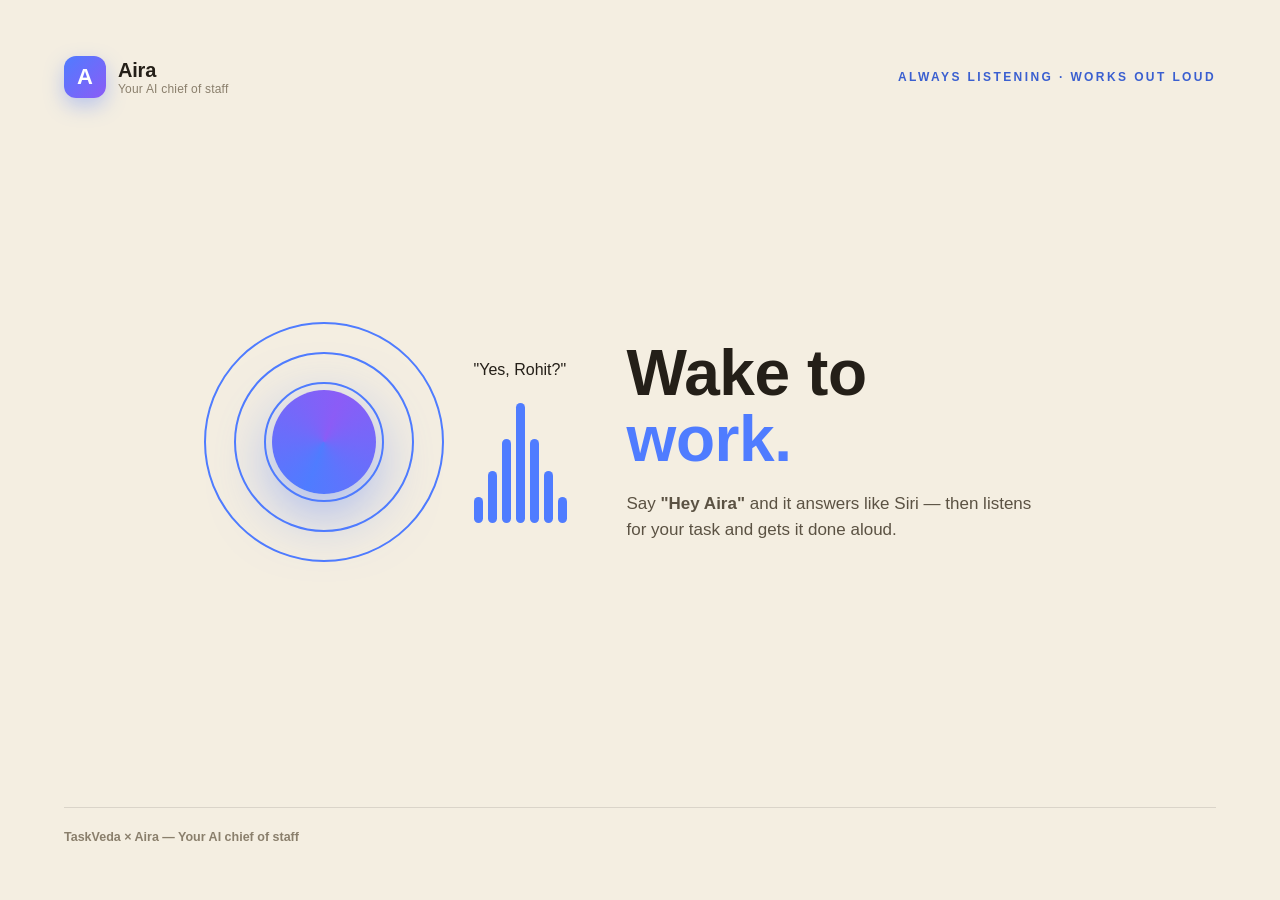
<file: flyers/voice-2.html>
<!doctype html>
<html lang="en">
<head>
<meta charset="utf-8">
<meta name="viewport" content="width=device-width,initial-scale=1">
<title>Aira — Hey Aira (voice 2)</title>
<link rel="stylesheet" href="brand.css">
<style>
  .v2 { display:flex; flex-direction:column; justify-content:space-between; min-height:calc(100vh - 112px); }
  .v2-top { display:flex; align-items:center; justify-content:space-between; }
  .v2-hero { flex:1; display:flex; align-items:center; justify-content:center; gap:60px; }
  .v2-wave { position:relative; width:180px; height:180px; }
  .v2-wave .ring { position:absolute; border-radius:50%; border:2px solid var(--brand); top:50%; left:50%; transform:translate(-50%,-50%); }
  .r1{width:120px;height:120px;animation:w1 1.6s infinite}
  .r2{width:180px;height:180px;animation:w2 1.6s infinite}
  .r3{width:240px;height:240px;animation:w3 1.6s infinite}
  @keyframes w1{0%{opacity:.9}100%{opacity:.1;transform:translate(-50%,-50%) scale(1.6)}}
  @keyframes w2{0%{opacity:.6}100%{opacity:0;transform:translate(-50%,-50%) scale(1.5)}}
  @keyframes w3{0%{opacity:.4}100%{opacity:0;transform:translate(-50%,-50%) scale(1.35)}}
  .core { position:absolute; width:104px; height:104px; top:50%; left:50%; transform:translate(-50%,-50%); border-radius:50%; background:conic-gradient(from 200deg, var(--brand), var(--accent), var(--brand)); box-shadow:0 20px 60px rgba(79,124,255,.5); }
  .waveline { display:flex; align-items:baseline; gap:5px; }
  .bar { width:9px; background:var(--brand); border-radius:99px; animation:eq 1.1s ease-in-out infinite; }
  .b1{height:26px}.b2{height:52px;animation-delay:.1s}.b3{height:84px;animation-delay:.2s}.b4{height:120px;animation-delay:.3s}.b5{height:84px;animation-delay:.4s}.b6{height:52px;animation-delay:.5s}.b7{height:26px;animation-delay:.6s}
  @keyframes eq{0%,100%{transform:scaleY(.4)}50%{transform:scaleY(1)}}
  .v2-copy { max-width:420px; }
  .v2-copy h1 { font-size:64px; }
  .v2-copy h1 em { font-style:normal; color:var(--brand); }
  .v2-copy p { margin-top:18px; font-size:17px; }
  .v2-copy .big-word { margin-top:22px; font-size:40px; font-weight:800; letter-spacing:-1px; display:flex; align-items:center; gap:18px; }
</style>
</head>
<body>
<div class="flyer">
  <div class="v2">
    <div class="v2-top">
      <div class="logo">
        <span class="logo-mark">A</span>
        <div><div class="logo-word">Aira</div><div class="logo-tag">Your AI chief of staff</div></div>
      </div>
      <span class="kicker">Always listening · works out loud</span>
    </div>

    <div class="v2-hero">
      <div class="v2-wave">
        <span class="ring r1"></span><span class="ring r2"></span><span class="ring r3"></span>
        <div class="core"></div>
      </div>
      <div>
        <div class="big-word">"Yes, Rohit?"</div>
        <div class="waveline" style="margin-top:24px">
          <span class="bar b1"></span><span class="bar b2"></span><span class="bar b3"></span><span class="bar b4"></span><span class="bar b5"></span><span class="bar b6"></span><span class="bar b7"></span>
        </div>
      </div>
      <div class="v2-copy">
        <h1>Wake to <em>work.</em></h1>
        <p class="sub">Say <b>"Hey Aira"</b> and it answers like Siri — then listens for your task and gets it done aloud.</p>
      </div>
    </div>

    <footer class="foot"><span>TaskVeda × Aira — Your AI chief of staff</span></footer>
  </div>
</div>
</body>
</html>
</file>
<file: flyers/brand.css>
/* ============================================================
   Aira flyer brand system
   Beige canvas #f4eee1 · SF Pro type · logo/tagline tokens
   Every flyer in /flyers imports this single stylesheet.
   ============================================================ */

:root {
  /* ---- canvas ---- */
  --bg: #f4eee1;            /* warm beige */
  --bg-alt: #ece4d2;        /* deeper beige for panels */
  --ink: #241f18;           /* near-black warm brown */
  --ink-soft: #5b5243;      /* muted brown */
  --ink-faint: #8a7f6c;     /* faint brown */

  /* ---- brand ---- */
  --brand: #4f7cff;         /* Aira blue */
  --brand-deep: #3a5fd0;
  --brand-soft: #dfe6ff;
  --accent: #8b5cf6;        /* supporting violet */
  --lime: #9ccb62;

  /* ---- chrome ---- */
  --line: rgba(36, 31, 24, .12);
  --card: #ffffff;

  /* ---- type ---- */
  --font: -apple-system, BlinkMacSystemFont, "SF Pro Display", "SF Pro Text",
          "Helvetica Neue", Helvetica, Arial, sans-serif;

  /* ---- logo / tagline tokens (override per flyer if needed) ---- */
  --logo-src: none;
  --logo-mark: "A";
  --tagline: "Your AI chief of staff";
  --radius: 22px;
}

* { box-sizing: border-box; margin: 0; padding: 0; }

html, body {
  height: 100%;
  font-family: var(--font);
  color: var(--ink);
  background: var(--bg);
  -webkit-font-smoothing: antialiased;
  text-rendering: optimizeLegibility;
}

/* ---------- logo mark (A) ---------- */
.logo {
  display: inline-flex;
  align-items: center;
  gap: 12px;
  user-select: none;
}
.logo-mark {
  width: 42px; height: 42px;
  border-radius: 12px;
  display: inline-flex; align-items: center; justify-content: center;
  background: linear-gradient(135deg, var(--brand), var(--accent));
  color: #fff;
  font-weight: 800;
  font-size: 22px;
  box-shadow: 0 8px 20px rgba(79, 124, 255, .35);
}
.logo-word { font-size: 20px; font-weight: 800; letter-spacing: -0.2px; }
.logo-tag { font-size: 12px; color: var(--ink-faint); font-weight: 500; letter-spacing: .2px; }

/* ---------- type ---------- */
h1, h2, h3 { font-weight: 800; letter-spacing: -0.4px; line-height: 1.04; }
.kicker {
  font-size: 12px; font-weight: 700; text-transform: uppercase;
  letter-spacing: 2.4px; color: var(--brand-deep);
}
.sub { color: var(--ink-soft); line-height: 1.55; }

/* ---------- buttons / chips ---------- */
.btn {
  display: inline-flex; align-items: center; gap: 8px;
  padding: 13px 22px; border-radius: 999px;
  background: var(--ink); color: var(--bg);
  font-weight: 700; font-size: 15px; text-decoration: none;
  transition: transform .15s ease, box-shadow .15s ease;
}
.btn:hover { transform: translateY(-2px); box-shadow: 0 14px 30px rgba(36,31,24,.18); }
.btn.ghost { background: transparent; color: var(--ink); border: 1.5px solid var(--line); }
.btn.pill-brand { background: var(--brand); color: #fff; }
.chip {
  display: inline-block; padding: 6px 13px; border-radius: 999px;
  background: var(--brand-soft); color: var(--brand-deep);
  font-size: 12px; font-weight: 700;
}

/* ---------- generic flyer page frame ---------- */
.flyer {
  min-height: 100vh;
  padding: 56px 64px;
  position: relative;
  overflow: hidden;
}
.flyer.grain::after {
  content: ""; position: absolute; inset: 0; pointer-events: none; opacity: .5;
}

/* ---------- footer ---------- */
.foot {
  display: flex; align-items: center; justify-content: space-between;
  gap: 16px; padding-top: 22px; border-top: 1px solid var(--line); margin-top: 22px;
  font-size: 12.5px; color: var(--ink-faint); font-weight: 600;
}

/* ---------- responsive ---------- */
@media (max-width: 760px) {
  .flyer { padding: 34px 24px; }
}
</file>
